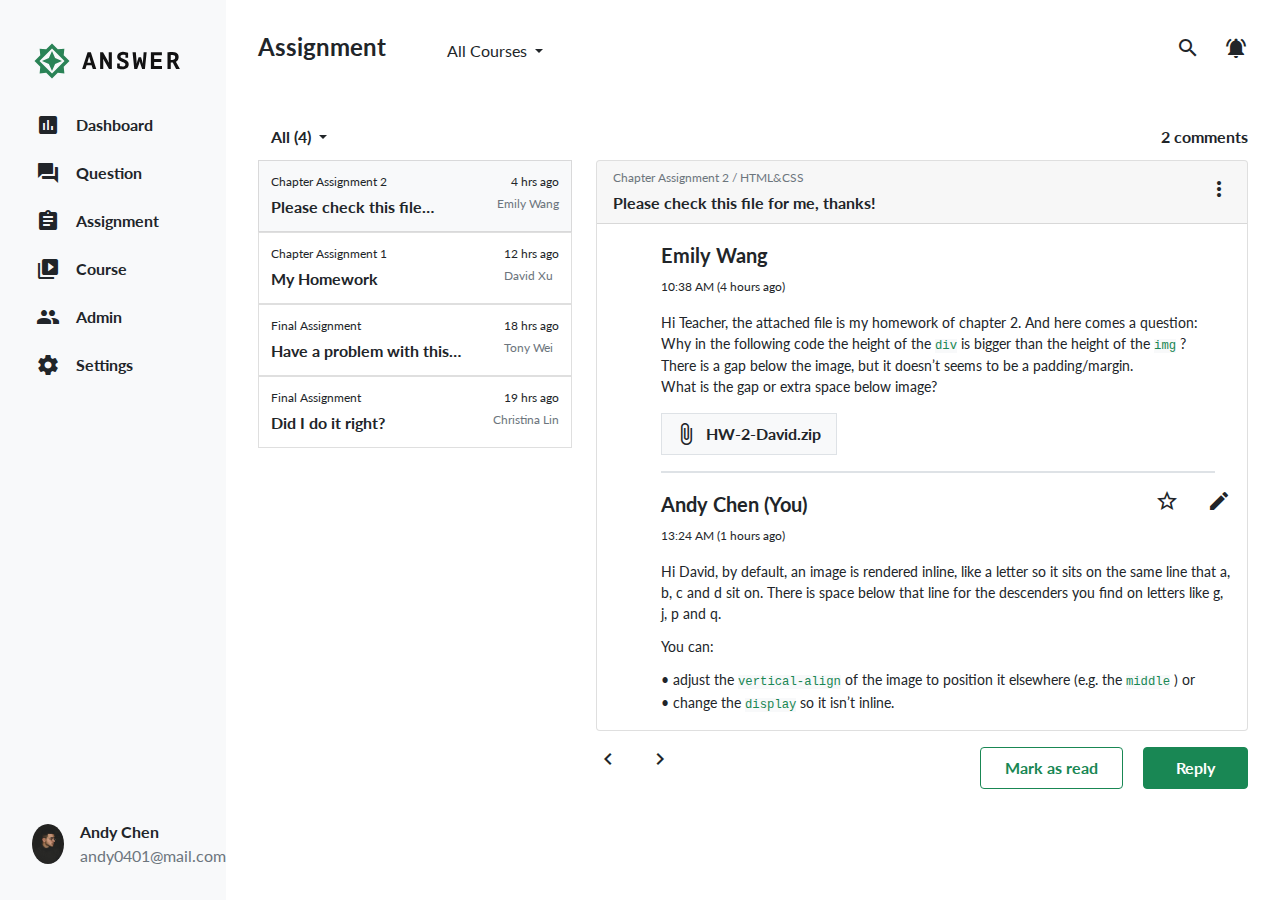
<file: index.html>
<!DOCTYPE html>
<html lang="en">

  <head>
    <meta charset="UTF-8">
    <meta name="viewport" content="width=device-width, initial-scale=1.0">
    <meta http-equiv="X-UA-Compatible" content="ie=edge">
    <title>Assignment</title>
    <link rel="stylesheet" href="https://cdnjs.cloudflare.com/ajax/libs/font-awesome/5.13.0/css/all.min.css" />
    <link href="https://fonts.googleapis.com/icon?family=Material+Icons" rel="stylesheet">
	  <link href="https://fonts.googleapis.com/icon?family=Material+Icons+Outlined" rel="stylesheet">
    <link rel="preconnect" href="https://fonts.googleapis.com">
    <link rel="preconnect" href="https://fonts.gstatic.com" crossorigin>
    <link href="https://fonts.googleapis.com/css2?family=Lato:wght@400;700&family=Roboto:ital,wght@0,700;0,900;1,700;1,900&display=swap" rel="stylesheet">
    <link rel="stylesheet" href="./assets/style/all.css">

    <link rel="stylesheet" href="https://fonts.googleapis.com/css2?family=Material+Symbols+Outlined:opsz,wght,FILL,GRAD@48,400,0,0" />
  </head>

  <body>
    <div class="d-flex">
      <nav class="menu bg-light py-7 w-25 d-flex flex-column justify-content-between">
          <div class="top">
            <h1 class="ps-7 mb-7"><a href="index.html"><img src="./assets/images/week5/logo-ANSWER.svg" alt="logo" class="img-fluid"></a></h1>
            <ul class=" menu_list list-unstyled">
              <li class="menu_item ps-7 mb-6">
                <a href="#" class=" d-flex align-items-center fw-bold fs-6 lh-base">
                  <span class="material-icons pe-4">
                    assessment
                  </span>
                  Dashboard
                </a>
              </li>
              <li class="menu_item ps-7 mb-6">
                <a href="#" class="d-flex align-items-center fw-bold">
                  <span class="material-icons pe-4">
                    question_answer
                  </span>
                  Question
                </a>
              </li>
              <li class="menu_item ps-7 mb-6">
                <a href="index.html" class=" d-flex align-items-center fw-bold">
                  <span class="material-icons pe-4">
                    assignment
                  </span>
                  Assignment
                </a>
              </li>
              <li class="menu_item ps-7 mb-6">
                <a href="#" class=" d-flex align-items-center fw-bold">
                  <span class="material-icons pe-4">
                    video_library
                  </span>
                  Course
                </a>
              </li>
              <li class="menu_item ps-7 mb-6">
                <a href="admin.html" class=" d-flex align-items-center fw-bold">
                  <span class="material-icons pe-4">
                    people
                  </span>
                  Admin
                </a>
              </li>
              <li class="menu_item ps-7 mb-6">
                <a href="#" class=" d-flex align-items-center fw-bold">
                  <span class="material-icons pe-4">
                    settings
                  </span>
                  Settings
                </a>
              </li>
            </ul>
          </div>
          <div class="down">
            <a href="#" class="member px-7 d-flex align-items-center">
              <img class="member_photo rounded-circle me-4" src="./assets/images/week5/andychen.jpeg" alt="member">
              <div class="member_title">
                <p class="fw-bold fs-6 lh-base">Andy Chen</p>
                <p class=" fs-6 lh-base text-secondary">andy0401@mail.com</p>
              </div>
            </a>
          </div>
      </nav>

      
<div class="p-7">
  <!-- 導覽列 -->
  <div class="header d-flex justify-content-between mb-8">
    <div class="left d-flex align-items-center">
      <h2 class="fs-4 me-8 fw-bold">Assignment</h2>
      <div class="btn-group">
        <button type="button" class="btn btn-white dropdown-toggle" data-bs-toggle="dropdown" aria-expanded="false">
          All Courses
        </button>
        <ul class="dropdown-menu">
          <li><a class="dropdown-item" href="#">Courses1</a></li>
          <li><a class="dropdown-item" href="#">Courses2</a></li>
          <li><a class="dropdown-item" href="#">Courses3</a></li>
          <li>
            <hr class="dropdown-divider">
          </li>
          <li><a class="dropdown-item" href="#">Courses4</a></li>
        </ul>

      </div>
    </div>
    <div class="right d-flex align-items-center">
      <a href="#" class="me-6">
        <span class="material-icons">
          search
        </span>
      </a>
      <a href="#">
        <span class="material-icons">
          notifications_active
        </span>
      </a>
    </div>
  </div>
  <div class="d-flex justify-content-between align-items-center mb-1">
    <!-- 摺疊選單 -->
    <div class="dropdown">
      <button class="btn btn-white dropdown-toggle fw-bold " type="button" id="dropdownMenuButton1" data-bs-toggle="dropdown" aria-expanded="false">
        All (4)
      </button>
      <ul class="dropdown-menu" aria-labelledby="dropdownMenuButton1">
        <li><a class="dropdown-item" href="#1">Please check this file…</a></li>
        <li><a class="dropdown-item" href="#2">My Homework</a></li>
        <li><a class="dropdown-item" href="#3">Have a problem with this…</a></li>
        <li><a class="dropdown-item" href="#4">Did I do it right?</a></li>
      </ul>
    </div>
    <a href="#" class="fw-bold d-flex justify-content-end " >2 comments</a>

  </div>
  <!-- 內文 -->
  <div class="main d-flex row">
    <div class="Assignment_list col-4">
      
      <!-- card -->
      <ul class="list-group border-gray-400 list-unstyled">
        <li>
          <a href="#" id="1" class="list-group-item list-group-item-action p-3 d-flex justify-content-between bg-light">
            <div class="Assignment_list_title">
              <p class="mb-1 fs-8 lh-base">Chapter Assignment 2</p>
              <p class="fw-bold">Please check this file…</p>
            </div>
            <div class="Assignment_list_info ">
              <p class="mb-1 fs-8 lh-base text-end">4 hrs ago</p>
              <p class="text-secondary fs-8 lh-base">Emily Wang</p>
            </div>
          </a>
        </li>
        <li>
          <a href="#" id="2" class="list-group-item list-group-item-action p-3 d-flex justify-content-between">
            <div class="Assignment_list_title">
              <p class="mb-1 fs-8 lh-base">Chapter Assignment 1</p>
              <p class="fw-bold">My Homework</p>
            </div>
            <div class="Assignment_list_info ">
              <p class="mb-1 fs-8 lh-base text-end">12 hrs ago</p>
              <p class="text-secondary fs-8 lh-base">David Xu</p>
            </div>
          </a>
        </li>
        <li>
          <a href="#" id="3" class="list-group-item list-group-item-action p-3 d-flex justify-content-between ">
            <div class="Assignment_list_title">
              <p class="mb-1 fs-8 lh-base">Final Assignment</p>
              <p class="fw-bold">Have a problem with this…</p>
            </div>
            <div class="Assignment_list_info ">
              <p class="mb-1 fs-8 lh-base text-end">18 hrs ago</p>
              <p class="text-secondary fs-8 lh-base">Tony Wei</p>
            </div>
          </a>
        </li>
        <li>
          <a href="#" id="4" class="list-group-item list-group-item-action p-3 d-flex justify-content-between ">
            <div class="Assignment_list_title">
              <p class="mb-1 fs-8 lh-base">Final Assignment</p>
              <p class="fw-bold">Did I do it right?</p>
            </div>
            <div class="Assignment_list_info ">
              <p class="mb-1 fs-8 lh-base text-end">19 hrs ago</p>
              <p class="text-secondary fs-8 lh-base">Christina Lin</p>
            </div>
          </a>
        </li>
      </ul>
    </div>
    <div class="Assignment_edit col-8">

      <div class="card mb-4 ">
        <!-- 表頭 -->
        <div class="card-header d-flex justify-content-between align-items-center">
          <div class="info">
            <p class="text-secondary lh-base fs-8 mb-1">Chapter Assignment 2 / HTML&CSS</p>
            <p class="fw-bold lh-base">Please check this file for me, thanks!</p>
          </div>
          <a href="#">
            <span class="material-icons">
              more_vert
            </span>
          </a>
        </div>
        <!-- 文章內容 -->
        <div class="card-body pe-7 pb-0 ">
            <div class="person-control d-flex align-items-center mb-4">
              <div class="person_photo  rounded-circle">person email</div>
              <div class="name ms-2">
                <h5 class="card-title fw-bold lh-base ">Emily Wang</h5>
                <p class="card-text fs-8 lh-base">10:38 AM (4 hours ago)</p>
              </div>
            </div>
            <p class="fs-7 lh-base ms-8 mb-4">Hi Teacher, the attached file is my homework of chapter 2. And here comes a question: Why in the following code the height of the <code class="text-success bg-light">div</code> is bigger than the height of the <code class="text-success bg-light">img</code> ? There is a gap below the image, but it doesn’t seems to be a padding/margin.<br> What is the gap or extra space below image?</p>
            <div class="ms-8 mb-4 ps-3 py-2 bg-light w-176 border border-gray-400 ">
              <a href="#" download="HW-2-David.zip" class="d-flex align-items-center fw-bold lh-base">
                <span class="material-icons me-2">attach_file</span>
                HW-2-David.zip
              </a>
            </div>
            <div class="ms-8   border border-gray-400"></div>
        </div>
        <!-- 文章回復 -->
        <div class="card-body" id="answer">
            <div class="answer_header d-flex justify-content-between mb-4">
              <div class="teacher-control d-flex align-items-center">
                <div class="teacher_photo  rounded-circle">Andy Chen (You)</div>
                <div class="name ms-2">
                  <h5 class="card-title fw-bold lh-base ">Andy Chen (You)</h5>
                  <p class="card-text fs-8 lh-base">13:24 AM (1 hours ago)</p>
                </div>
              </div>
              <div class="icons">
                <a href="#">
                  <span class="material-icons">
                    star_outline
                  </span>
                </a>
                <a href="#" class="ms-6">
                  <span class="material-icons">
                    edit
                  </span>
                </a>
              </div>
            </div>
            <div class="answer_content ms-8 fs-7 lh-base">
              <p>Hi David, by default, an image is rendered inline, like a letter so it sits on the same line that a, b, c and d sit on. There is space below that line for the descenders you find on letters like g, j, p and q.</p>
              <p class="py-3">You can: </p>   
              <p>• adjust the <code class="bg-light text-success">vertical-align</code> of the image to position it elsewhere (e.g. the <code class="bg-light text-success">middle</code> ) or 　</p>  
              <p>• change the <code class="bg-light text-success">display</code> so it isn’t inline.</p> 
            </div>
          
        </div>
        
        <!-- 修改視窗 -->
        <div class="card edit d-none "  id="edit">
          <div class="card-header  d-flex align-items-center">
            <div class="dropdown">
              <button class="btn fw-bold dropdown-toggle me-2" type="button" id="dropdownMenuButton1" data-bs-toggle="dropdown" aria-expanded="false">
                Body Text
              </button>
              <ul class="dropdown-menu" aria-labelledby="dropdownMenuButton1">
                <li><a class="dropdown-item" href="#">微軟正黑體</a></li>
                <li><a class="dropdown-item" href="#">蘋方體</a></li>
                <li><a class="dropdown-item" href="#">標楷體</a></li>
              </ul>
            </div>
            <a  href="#">
              <span class="material-icons-outlined me-4 align-center">format_bold</span>
            </a>
            <a  href="#">
              <span class="material-icons-outlined me-4">format_italic</span>
            </a>
            <a  href="#">
              <span class="material-icons-outlined me-4">format_list_bulleted</span>
            </a>
            <a  href="#">
              <span class="material-icons-outlined me-4">format_list_numbered</span>
            </a>
            <a  href="#">
              <span class="material-icons me-4">photo</span>
            </a>
            <a  href="#">
              <span class="material-icons me-4">insert_link</span>
            </a>
            <a  href="#">
              <span class="material-icons-outlined me-4">code</span>
            </a>
          </div>
          
          <div class="card-body edit_body">
            <form>
              <textarea class="w-100 border-0" placeholder="Reply an answer…" rows="7"></textarea>
            </form>
            <div class="d-flex justify-content-end">
              <a href="#" id="close" class="btn btn-outline-success  fw-bold me-4 px-7 py-2">Cancle</a>
              <button class="btn btn-success fw-bold px-7 py-2" data-bs-toggle="offcanvas" data-bs-target="#offcanvasScrolling">Reply</button>
            </div>
          </div>
        </div>

      </div>

      <div class="d-flex justify-content-between " id="outBtn">
        <div class="">
          <a href="#" class="me-6"><span class="material-icons">chevron_left</span></a>
          <a href="#"><span class="material-icons">chevron_right</span></a>
        </div>
        <div class="">
          <a href="#" class="btn btn-outline-success  fw-bold me-4 px-6 py-2">Mark as read</a>
          <button id="reply" class="btn btn-success fw-bold px-7 py-2" data-bs-toggle="offcanvas" data-bs-target="#offcanvasScrolling">Reply</button>
        </div>
      </div>
      
  </div>
</div>
    </div>
    
  
    <script src="./assets/js/vendors.js"></script>
    <script src="./assets/js/all.js"></script>
    
  </body>

</html>
</file>
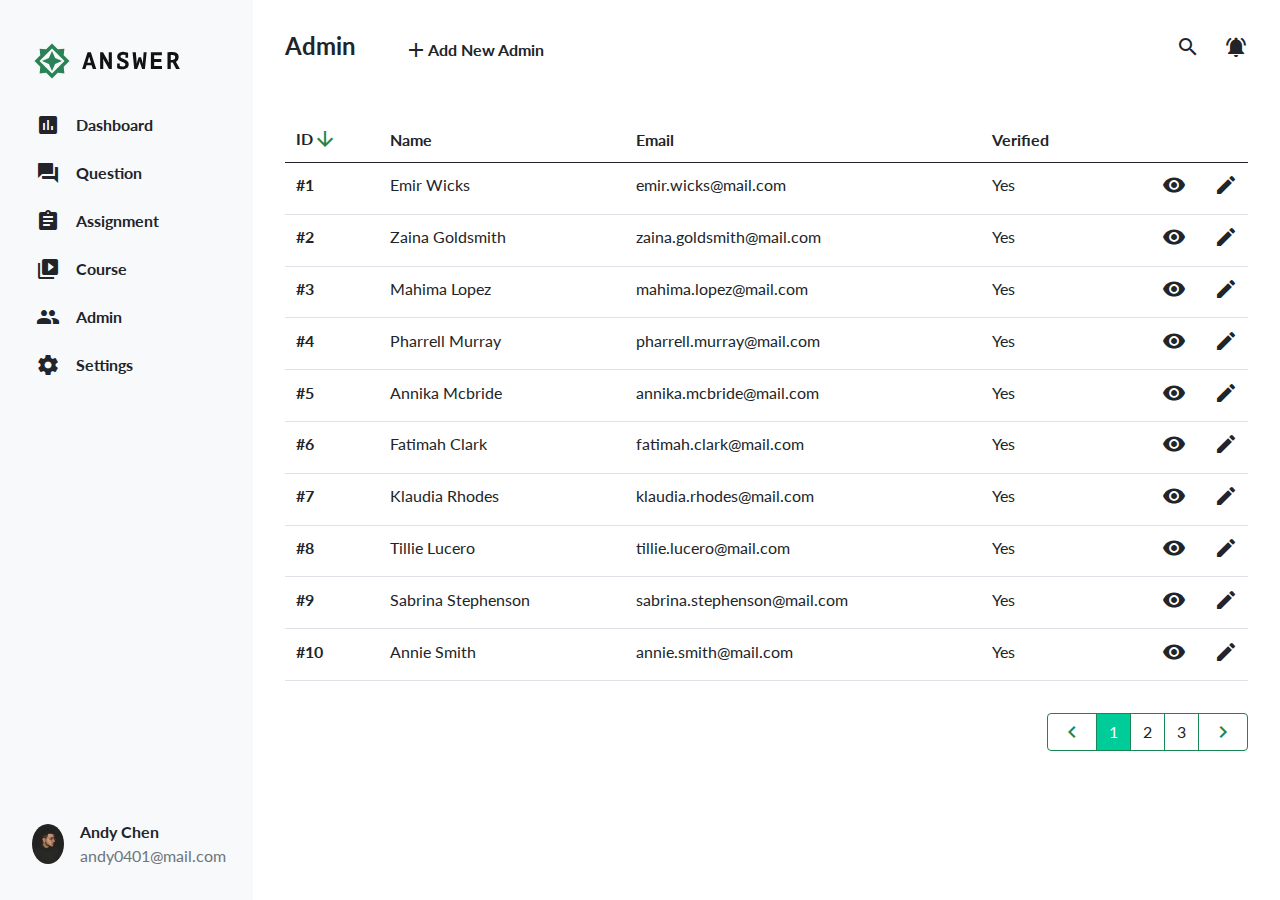
<file: admin.html>
<!DOCTYPE html>
<html lang="en">

  <head>
    <meta charset="UTF-8">
    <meta name="viewport" content="width=device-width, initial-scale=1.0">
    <meta http-equiv="X-UA-Compatible" content="ie=edge">
    <title>Assignment</title>
    <link rel="stylesheet" href="https://cdnjs.cloudflare.com/ajax/libs/font-awesome/5.13.0/css/all.min.css" />
    <link href="https://fonts.googleapis.com/icon?family=Material+Icons" rel="stylesheet">
	  <link href="https://fonts.googleapis.com/icon?family=Material+Icons+Outlined" rel="stylesheet">
    <link rel="preconnect" href="https://fonts.googleapis.com">
    <link rel="preconnect" href="https://fonts.gstatic.com" crossorigin>
    <link href="https://fonts.googleapis.com/css2?family=Lato:wght@400;700&family=Roboto:ital,wght@0,700;0,900;1,700;1,900&display=swap" rel="stylesheet">
    <link rel="stylesheet" href="./assets/style/all.css">

    <link rel="stylesheet" href="https://fonts.googleapis.com/css2?family=Material+Symbols+Outlined:opsz,wght,FILL,GRAD@48,400,0,0" />
  </head>

  <body>
    <div class="d-flex">
      <nav class="menu bg-light py-7 w-25 d-flex flex-column justify-content-between">
          <div class="top">
            <h1 class="ps-7 mb-7"><a href="index.html"><img src="./assets/images/week5/logo-ANSWER.svg" alt="logo" class="img-fluid"></a></h1>
            <ul class=" menu_list list-unstyled">
              <li class="menu_item ps-7 mb-6">
                <a href="#" class=" d-flex align-items-center fw-bold fs-6 lh-base">
                  <span class="material-icons pe-4">
                    assessment
                  </span>
                  Dashboard
                </a>
              </li>
              <li class="menu_item ps-7 mb-6">
                <a href="#" class="d-flex align-items-center fw-bold">
                  <span class="material-icons pe-4">
                    question_answer
                  </span>
                  Question
                </a>
              </li>
              <li class="menu_item ps-7 mb-6">
                <a href="index.html" class=" d-flex align-items-center fw-bold">
                  <span class="material-icons pe-4">
                    assignment
                  </span>
                  Assignment
                </a>
              </li>
              <li class="menu_item ps-7 mb-6">
                <a href="#" class=" d-flex align-items-center fw-bold">
                  <span class="material-icons pe-4">
                    video_library
                  </span>
                  Course
                </a>
              </li>
              <li class="menu_item ps-7 mb-6">
                <a href="admin.html" class=" d-flex align-items-center fw-bold">
                  <span class="material-icons pe-4">
                    people
                  </span>
                  Admin
                </a>
              </li>
              <li class="menu_item ps-7 mb-6">
                <a href="#" class=" d-flex align-items-center fw-bold">
                  <span class="material-icons pe-4">
                    settings
                  </span>
                  Settings
                </a>
              </li>
            </ul>
          </div>
          <div class="down">
            <a href="#" class="member px-7 d-flex align-items-center">
              <img class="member_photo rounded-circle me-4" src="./assets/images/week5/andychen.jpeg" alt="member">
              <div class="member_title">
                <p class="fw-bold fs-6 lh-base">Andy Chen</p>
                <p class=" fs-6 lh-base text-secondary">andy0401@mail.com</p>
              </div>
            </a>
          </div>
      </nav>

      <div class=" p-7 w-100">
    <!-- 導覽列 -->
    <div class="header d-flex justify-content-between mb-8">
        <div class="left d-flex align-items-center">
            <h2 class="fs-4 me-8 fw-bold">Admin</h2>
            <!-- Button trigger modal -->
            <a type="button" class="d-flex align-items-center fw-bold lh-base " data-bs-toggle="modal"
                data-bs-target="#NewAdmin">
                <span class="material-icons">
                    add
                </span>
                Add New Admin
            </a>

            <!-- New Admin Modal -->
            <div class="modal fade" id="NewAdmin" tabindex="-1" aria-labelledby="exampleModalLabel" aria-hidden="true">
                <div class="modal-dialog modal-dialog-scrollable">
                    <div class="modal-content">
                        <div class="modal-header">
                            <h2>New Admin</h2>
                            <button type="button" class="btn-close border-0" data-bs-dismiss="modal" aria-label="Close"></button>
                        </div>
                        <div class="modal-body ">
                            <h3>Account</h3>
                            <form class="border-bottom pb-4 mb-4">
                                <div class="mb-3">
                                    <label for="name" class="form-label">Name</label>
                                    <input type="email" class="form-control" id="name"  placeholder="name">
                                </div>
                                <div class="mb-3">
                                    <label for="name" class="form-label">Email</label>
                                    <input type="email" class="form-control" id="name" placeholder="xxx@gmail.com" >
                                </div>
                            </form>
                            <div class="border-bottom pb-4 mb-4">
                                <h3 class="fw-bold">Verification</h3>
                                <p class="d-flex align-item-center mb-5 text-danger">
                                    <span class="material-symbols-outlined  me-2">warning</span>
                                    Unverified
                                </p>
                                <button class="btn btn-outline-success w-100" >Send Verification Mail</button>
                            </div>
                            <div class="border-bottom pb-4 mb-4">
                                <h3 class="fw-bold">Access Level</h3>
                                <select class="form-select" aria-label="Default select example">
                                    <option selected>-Choose access level-</option>
                                    <option value="1">One</option>
                                    <option value="2">Two</option>
                                    <option value="3">Three</option>
                                </select>
                            </div>
                            <div class="pb-4 mb-4">
                                <h3 class="fw-bold">Custom Accessl</h3>
                                <div class="form-check">
                                    <input class="form-check-input" type="checkbox" value="" id="flexCheckDefault">
                                    <label class="form-check-label" for="flexCheckDefault">
                                        Lecture
                                    </label>
                                </div>
                                <div class="form-check">
                                    <input class="form-check-input" type="checkbox" value="" id="flexCheckDefault2">
                                    <label class="form-check-label" for="flexCheckDefault2">
                                        Coupon
                                    </label>
                                </div>
                                <div class="form-check">
                                    <input class="form-check-input" type="checkbox" value="" id="flexCheckDefault3">
                                    <label class="form-check-label" for="flexCheckDefault3">
                                        Message
                                    </label>
                                </div>
                                <div class="form-check">
                                    <input class="form-check-input" type="checkbox" value="" id="flexCheckDefault4">
                                    <label class="form-check-label" for="flexCheckDefault4">
                                        Setting
                                    </label>
                                </div>
                                <div class="form-check">
                                    <input class="form-check-input" type="checkbox" value="" id="flexCheckDefault5">
                                    <label class="form-check-label" for="flexCheckDefault5">
                                        Task Menu
                                    </label>
                                </div>
                            </div>
                            <div class="d-flex justify-content-end">
                                <button type="button" class="btn btn-outline-success w-25 me-4" data-bs-dismiss="modal" aria-label="Close">Cancel</button>
                                <button type="button" class="btn btn-success w-25" data-bs-dismiss="modal" aria-label="Close">Add</button>
                            </div>
                        </div>
                        <!-- <div class="modal-footer">
                            <button type="button" class="btn btn-outline-success w-25" data-bs-dismiss="modal" aria-label="Close">Cancel</button>
                            <button type="button" class="btn btn-success w-25" data-bs-dismiss="modal" aria-label="Close">Add</button>
                        </div> -->
                    </div>
                </div>
              </div>
        </div>
        <div class="right d-flex align-items-center">
            <a href="#" class="me-6">
                <span class="material-icons">
                    search
                </span>
            </a>
            <a href="#">
                <span class="material-icons">
                    notifications_active
                </span>
            </a>
        </div>
    </div>

    <!-- 表單 -->
    <table class="table table-hover mb-7">
        <thead>
            <tr>
                <th scope="col" class="d-flex align-item-center">
                    ID
                    <span class="material-icons text-success">
                        arrow_downward
                    </span>
                </th>
                <th scope="col">Name</th>
                <th scope="col">Email</th>
                <th scope="col">Verified</th>
                <th scope="col"></th>
            </tr>
        </thead>
        <tbody>
            <tr>
                <th scope="row">#1</th>
                <td>Emir Wicks</td>
                <td>emir.wicks@mail.com</td>
                <td>Yes</td>
                <td class="text-end">
                    <a href="#" class="me-6" data-bs-toggle="modal" data-bs-target="#user" >
                        <span class="material-icons">
                            remove_red_eye
                        </span>
                    </a>
                    <a href="#" data-bs-toggle="modal" data-bs-target="#edit">
                        <span class="material-icons">
                        edit
                        </span>
                    </a>
                </td>
            </tr>
            <tr>
                <th scope="row">#2</th>
                <td>Zaina Goldsmith</td>
                <td>zaina.goldsmith@mail.com</td>
                <td>Yes</td>
                <td class="text-end">
                    <a href="#" class="me-6" data-bs-toggle="modal" data-bs-target="#user" >
                        <span class="material-icons">
                            remove_red_eye
                        </span>
                    </a>
                    <a href="#" data-bs-toggle="modal" data-bs-target="#edit">
                        <span class="material-icons">
                        edit
                        </span>
                    </a>
                </td>
            </tr>
            <tr>
                <th scope="row">#3</th>
                <td>Mahima Lopez</td>
                <td>mahima.lopez@mail.com</td>
                <td>Yes</td>
                <td class="text-end">
                    <a href="#" class="me-6" data-bs-toggle="modal" data-bs-target="#user" >
                        <span class="material-icons">
                            remove_red_eye
                        </span>
                    </a>
                    <a href="#" data-bs-toggle="modal" data-bs-target="#edit">
                        <span class="material-icons">
                        edit
                        </span>
                    </a>
                </td>
            </tr>
            <tr>
                <th scope="row">#4</th>
                <td>Pharrell Murray</td>
                <td>pharrell.murray@mail.com</td>
                <td>Yes</td>
                <td class="text-end">
                    <a href="#" class="me-6" data-bs-toggle="modal" data-bs-target="#user" >
                        <span class="material-icons">
                            remove_red_eye
                        </span>
                    </a>
                    <a href="#" data-bs-toggle="modal" data-bs-target="#edit">
                        <span class="material-icons">
                        edit
                        </span>
                    </a>
                </td>
            </tr>
            <tr>
                <th scope="row">#5</th>
                <td>Annika Mcbride</td>
                <td>annika.mcbride@mail.com</td>
                <td>Yes</td>
                <td class="text-end">
                    <a href="#" class="me-6" data-bs-toggle="modal" data-bs-target="#user" >
                        <span class="material-icons">
                            remove_red_eye
                        </span>
                    </a>
                    <a href="#" data-bs-toggle="modal" data-bs-target="#edit">
                        <span class="material-icons">
                        edit
                        </span>
                    </a>
                </td>
            </tr>
            <tr>
                <th scope="row">#6</th>
                <td>Fatimah Clark</td>
                <td>fatimah.clark@mail.com</td>
                <td>Yes</td>
                <td class="text-end">
                    <a href="#" class="me-6" data-bs-toggle="modal" data-bs-target="#user" >
                        <span class="material-icons">
                            remove_red_eye
                        </span>
                    </a>
                    <a href="#" data-bs-toggle="modal" data-bs-target="#edit">
                        <span class="material-icons">
                        edit
                        </span>
                    </a>
                </td>
            </tr>
            <tr>
                <th scope="row">#7</th>
                <td>Klaudia Rhodes</td>
                <td>klaudia.rhodes@mail.com</td>
                <td>Yes</td>
                <td class="text-end">
                    <a href="#" class="me-6" data-bs-toggle="modal" data-bs-target="#user" >
                        <span class="material-icons">
                            remove_red_eye
                        </span>
                    </a>
                    <a href="#" data-bs-toggle="modal" data-bs-target="#edit">
                        <span class="material-icons">
                        edit
                        </span>
                    </a>
                </td>
            </tr>
            <tr>
                <th scope="row">#8</th>
                <td>Tillie Lucero</td>
                <td>tillie.lucero@mail.com</td>
                <td>Yes</td>
                <td class="text-end">
                    <a href="#" class="me-6" data-bs-toggle="modal" data-bs-target="#user" >
                        <span class="material-icons">
                            remove_red_eye
                        </span>
                    </a>
                    <a href="#" data-bs-toggle="modal" data-bs-target="#edit">
                        <span class="material-icons">
                        edit
                        </span>
                    </a>
                </td>
            </tr>
            <tr>
                <th scope="row">#9</th>
                <td>Sabrina Stephenson</td>
                <td>sabrina.stephenson@mail.com</td>
                <td>Yes</td>
                <td class="text-end">
                    <a href="#" class="me-6" data-bs-toggle="modal" data-bs-target="#user" >
                        <span class="material-icons">
                            remove_red_eye
                        </span>
                    </a>
                    <a href="#" data-bs-toggle="modal" data-bs-target="#edit">
                        <span class="material-icons">
                        edit
                        </span>
                    </a>
                </td>
            </tr>
            
            <tr>
                <th scope="row">#10</th>
                <td>Annie Smith</td>
                <td>annie.smith@mail.com</td>
                <td>Yes</td>
                <td class="text-end">
                    <a href="#" class="me-6" data-bs-toggle="modal" data-bs-target="#user" >
                        <span class="material-icons">
                            remove_red_eye
                        </span>
                    </a>
                    <a href="#" data-bs-toggle="modal" data-bs-target="#edit">
                        <span class="material-icons">
                        edit
                        </span>
                    </a>
                </td>
            </tr>
            
            
        
        </tbody>
    </table>

    <!-- 分頁 -->
    <nav aria-label="Page navigation ">
        <ul class="pagination justify-content-end">
          <li class="page-item"><a class="page-link  d-flex align-items-center border border-success text-success" href="#">
            <span class="material-icons-outlined ">chevron_left</span>
        </a></li>
          <li class="page-item active"><a class="page-link d-flex align-items-center border border-success text-white" href="#">1</a></li>
          <li class="page-item"><a class="page-link d-flex align-items-center border border-success text-dark" href="#">2</a></li>
          <li class="page-item"><a class="page-link d-flex align-items-center border border-success text-dark " href="#">3</a></li>
          <li class="page-item"><a class="page-link d-flex align-items-center border border-success text-success" href="#">
            <span class="material-icons-outlined ">chevron_right</span>
            </a></li>
        </ul>
      </nav>
</div>
<!-- Modal USER -->
<div class="modal fade" id="user" tabindex="-1" aria-labelledby="exampleModalLabel" aria-hidden="true">
    <div class="modal-dialog">
      <div class="modal-content">
        
        <div class="modal-body d-flex">
            <img src="./assets/images/week5/emir.jpeg" alt="" style="width:141px; height: 141px; object-fit: cover;">
            <div class="w-100 ms-6 d-flex flex-column justify-content-between">
                <div class="d-flex justify-content-between align-item-center">
                    <h6 class="modal-title">#1</h6>
                    <button type="button" class="btn-close border-0" data-bs-dismiss="modal" aria-label="Close"></button>
                </div>
                <div>
                    <p class="">Admin</p>
                    <p class="fw-bold fs-4">Emir Wicks</p>
                    <p class="text-gray-600 fs-7">emir.wicks@mail.com</p>
                </div>
                
                
                <div class="d-flex justify-content-between align-item-center" data-bs-toggle="collapse" data-bs-target="#collapseExample" aria-expanded="false" aria-controls="collapseExample" style="cursor:pointer;">
                    <p class="bg-light fs-7">Verified</p>
                    <span class="material-symbols-outlined">
                        expand_more
                        </span>
                </div>
                <div class="collapse" id="collapseExample">
                    <div class="d-flex justify-content-between">
                        <button class="btn btn-outline-danger w-50" data-bs-dismiss="modal" aria-label="Close">Deactivate</button>
                        <button class="btn btn-success w-25">Edit</button>
                    </div>
                </div>
            </div>
          
        </div>
      </div>
    </div>
  </div>

  <!-- Modal Edit -->
<div class="modal fade" id="edit" tabindex="-1" aria-labelledby="exampleModalLabel" aria-hidden="true">
    <div class="modal-dialog modal-dialog-scrollable">
        <div class="modal-content">
            <div class="modal-header">
                <h2>Edit Admin</h2>
                <button type="button" class="btn-close border-0" data-bs-dismiss="modal" aria-label="Close"></button>
            </div>
            <div class="modal-body ">
                <h3>Account</h3>
                <form class="border-bottom pb-4 mb-4">
                    <div class="mb-3">
                        <label for="name" class="form-label">Name</label>
                        <input type="email" class="form-control" id="name" value="Emir Wicks" disabled>
                    </div>
                    <div class="mb-3">
                        <label for="name" class="form-label">Email</label>
                        <input type="email" class="form-control" id="name" value="emir.wicks@mail.com" disabled>
                    </div>
                </form>
                <div class="border-bottom pb-4 mb-4">
                    <h3 class="fw-bold">Verification</h3>
                    <div class="d-flex justify-content-between align-item-center mb-5">
                        <p class="d-flex align-item-center">
                            <span class="material-symbols-outlined me-2 text-success">check_circle</span>
                            Verified
                        </p>
                        <p>2020/4/12</p>
                    </div>
                    <button class="btn btn-gray w-100" disabled>Send Verification Mail</button>
                </div>
                <div class="border-bottom pb-4 mb-4">
                    <h3 class="fw-bold">Access Level</h3>
                    <select class="form-select" aria-label="Default select example">
                        <option selected>Admin</option>
                        <option value="1">One</option>
                        <option value="2">Two</option>
                        <option value="3">Three</option>
                    </select>
                </div>
                <div class="border-bottom pb-4 mb-4">
                    <h3 class="fw-bold">Custom Accessl</h3>
                    <div class="form-check">
                        <input class="form-check-input" type="checkbox" value="" id="flexCheckDefault">
                        <label class="form-check-label" for="flexCheckDefault">
                            Lecture
                        </label>
                    </div>
                    <div class="form-check">
                        <input class="form-check-input" type="checkbox" value="" id="flexCheckDefault2">
                        <label class="form-check-label" for="flexCheckDefault2">
                            Coupon
                        </label>
                    </div>
                    <div class="form-check">
                        <input class="form-check-input" type="checkbox" value="" id="flexCheckDefault3">
                        <label class="form-check-label" for="flexCheckDefault3">
                            Message
                        </label>
                    </div>
                    <div class="form-check">
                        <input class="form-check-input" type="checkbox" value="" id="flexCheckDefault4">
                        <label class="form-check-label" for="flexCheckDefault4">
                            Setting
                        </label>
                    </div>
                    <div class="form-check">
                        <input class="form-check-input" type="checkbox" value="" id="flexCheckDefault5">
                        <label class="form-check-label" for="flexCheckDefault5">
                            Task Menu
                        </label>
                    </div>
                </div>
                <div class="border-bottom pb-4 mb-4">
                    <h3 class="fw-bold">Deactivate Account</h3>
                    <div class="d-flex mb-5">
                        <span class="material-symbols-outlined text-danger me-2">warning</span>
                        <p class="text-danger">This cannot be undone!</p>
                    </div>
                    <button class="btn btn-outline-danger w-100">Deactivate This Account</button>
                </div>
            </div>
            <div class="modal-footer">
                <button type="button" class="btn btn-outline-success w-25" data-bs-dismiss="modal" aria-label="Close">Cancel</button>
                <button type="button" class="btn btn-success w-25" data-bs-dismiss="modal" aria-label="Close">Update</button>
            </div>
        </div>
    </div>
  </div>
  
    </div>
    
  
    <script src="./assets/js/vendors.js"></script>
    <script src="./assets/js/all.js"></script>
    
  </body>

</html>
</file>
